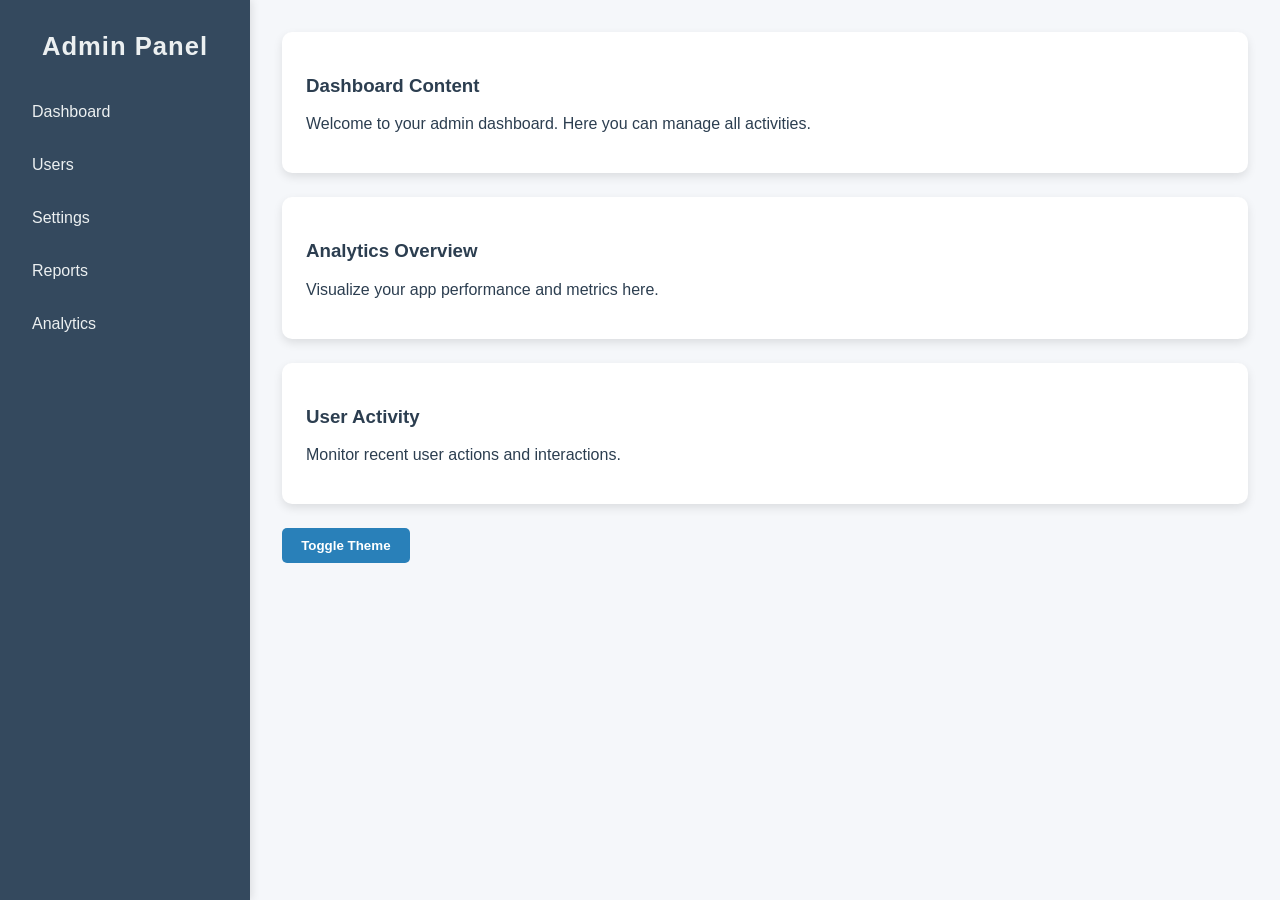
<file: Experiment 2/index.html>
<!DOCTYPE html>
<html lang="en"  data-theme="light">
<head>
  <meta charset="UTF-8">
  <meta name="viewport" content="width=device-width, initial-scale=1.0">
  <title>Admin Dashboard</title>
  <link rel="stylesheet" href="style.css">
</head>
<body>
  <div class="dashboard">
    <aside class="sidebar">
      <h2>Admin Panel</h2>
      <ul>
        <li>Dashboard</li>
        <li>Users</li>
        <li>Settings</li>
        <li>Reports</li>
        <li>Analytics</li>
      </ul>
    </aside>
    <main class="content">
      <div class="card">
        <h3>Dashboard Content</h3>
        <p>Welcome to your admin dashboard. Here you can manage all activities.</p>
      </div>
      <div class="card">
        <h3>Analytics Overview</h3>
        <p>Visualize your app performance and metrics here.</p>
      </div>
      <div class="card">
        <h3>User Activity</h3>
        <p>Monitor recent user actions and interactions.</p>
      </div>
      <button id="theme-toggle">Toggle Theme</button>
    </main>
  </div>

  <script src="script.js"></script>
</body>
</html>
</file>
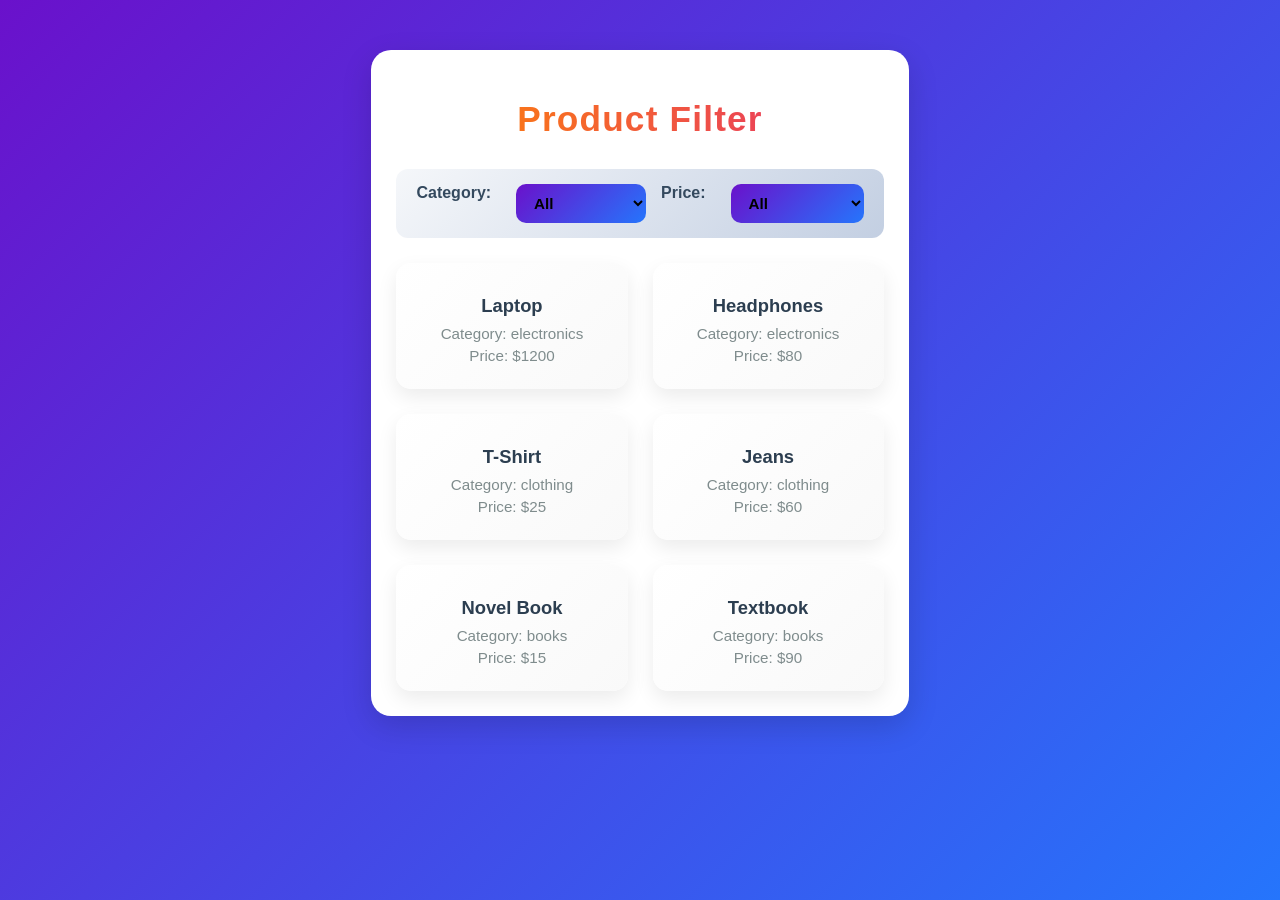
<file: Experiment 3/index.html>
<!DOCTYPE html>
<html lang="en">
<head>
  <meta charset="UTF-8">
  <meta name="viewport" content="width=device-width, initial-scale=1.0">
  <title>Dynamic Product Filter</title>
  <link rel="stylesheet" href="style.css">
</head>
<body>
  <div class="container">
    <h1>Product Filter</h1>
    
    <div class="filters">
      <label for="category">Category:</label>
      <select id="category">
        <option value="all">All</option>
        <option value="electronics">Electronics</option>
        <option value="clothing">Clothing</option>
        <option value="books">Books</option>
      </select>
      
      <label for="price">Price:</label>
      <select id="price">
        <option value="all">All</option>
        <option value="low">Under $50</option>
        <option value="medium">$50 - $100</option>
        <option value="high">Above $100</option>
      </select>
    </div>

    <div id="products" class="products"></div>
  </div>

  <script src="script.js"></script>
</body>
</html>
</file>
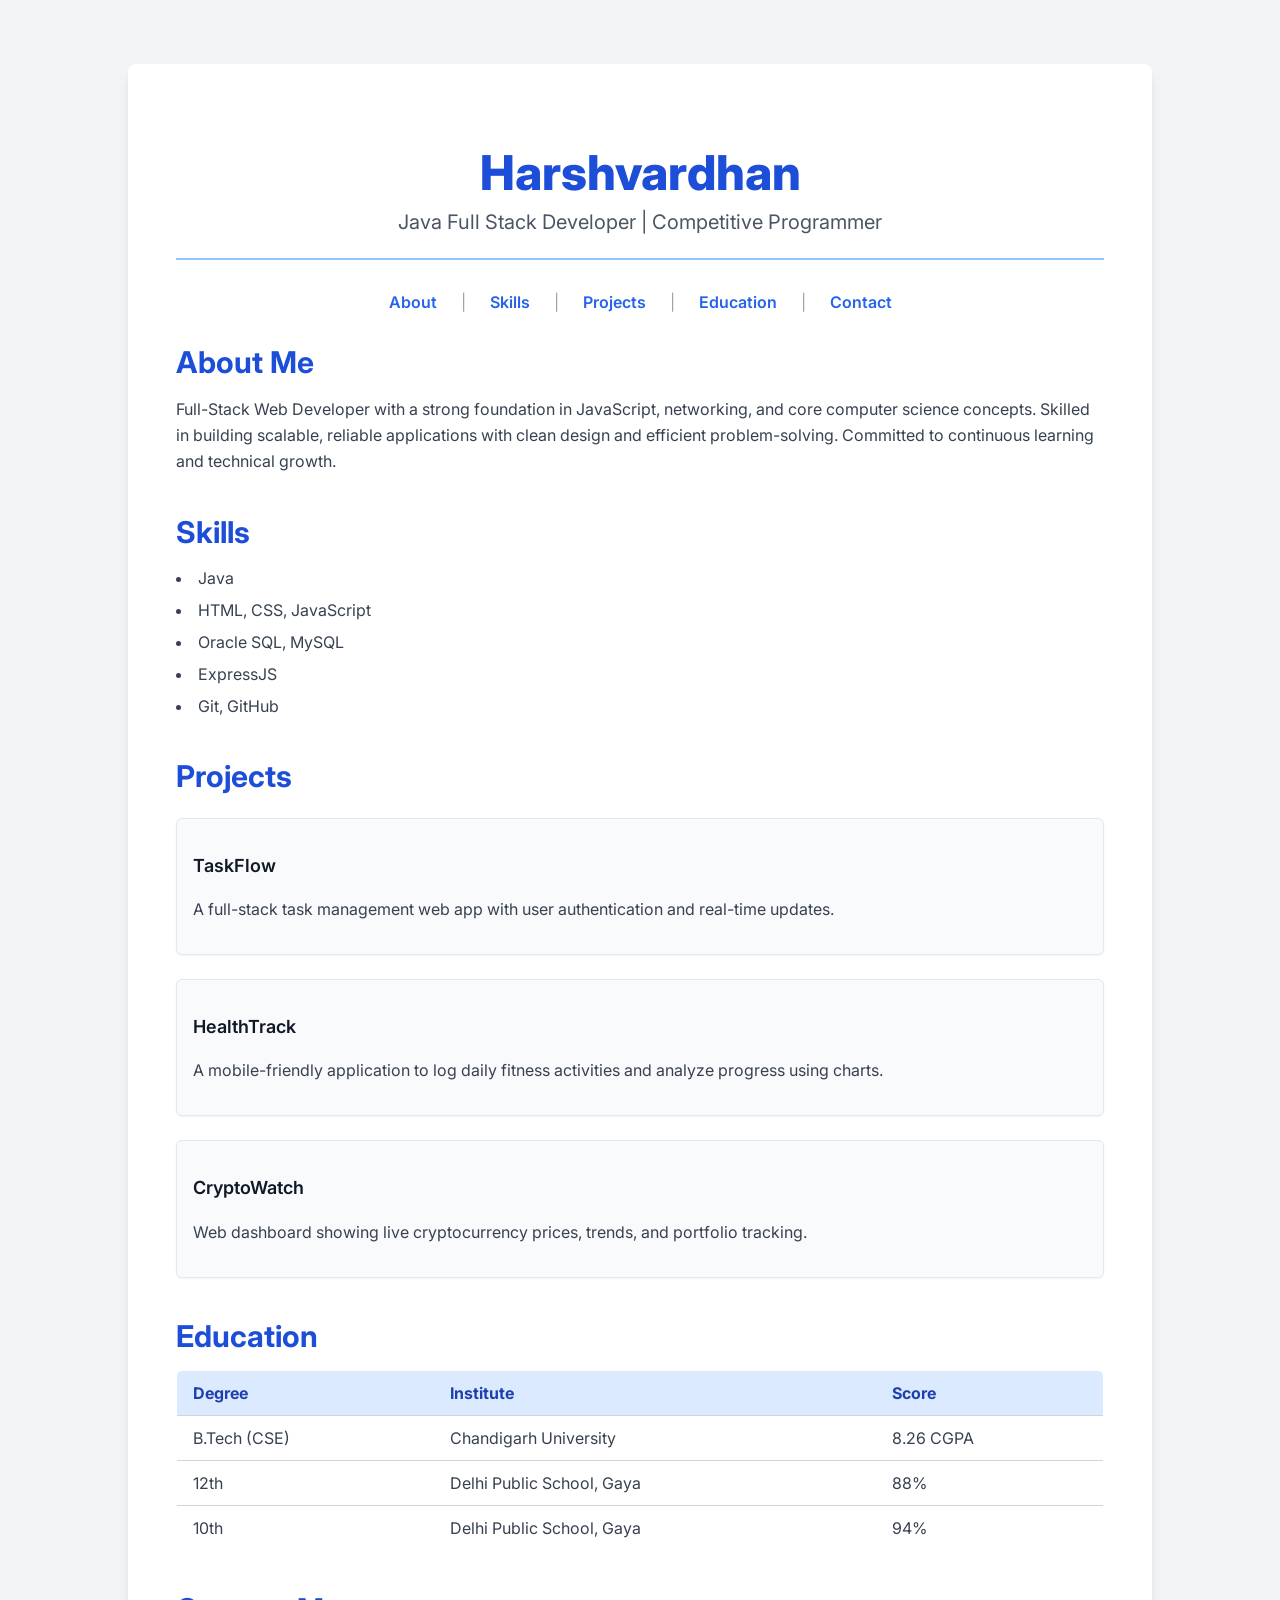
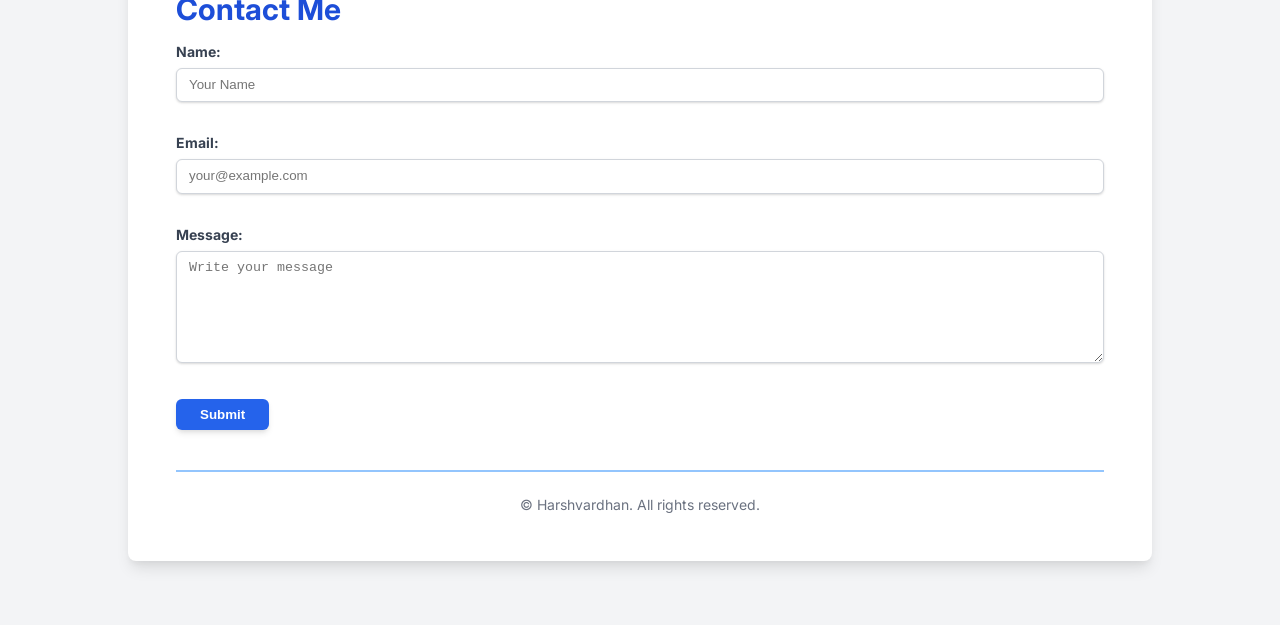
<file: 01_Portfolio.html>
<!DOCTYPE html>
<html lang="en">
<head>
    <meta charset="UTF-8" />
    <meta name="viewport" content="width=device-width, initial-scale=1.0" />
    <title>Harshvardhan's Portfolio</title>
    <!-- Link to the external CSS file -->
    <link rel="stylesheet" href="style.css">
    <!-- Link to Google Fonts for 'Inter' font -->
    <link href="https://fonts.googleapis.com/css2?family=Inter:wght@400;600;700;800&display=swap" rel="stylesheet">
</head>
<body>
    <div class="container">
        <header>
            <h1>Harshvardhan</h1>
            <p>Java Full Stack Developer | Competitive Programmer</p>
            <hr />
        </header>

        <nav>
            <a href="#about">About</a>
            <span>|</span>
            <a href="#skills">Skills</a>
            <span>|</span>
            <a href="#projects">Projects</a>
            <span>|</span>
            <a href="#education">Education</a>
            <span>|</span>
            <a href="#contact">Contact</a>
        </nav>

        <section id="about">
            <h2>About Me</h2>
            <p>
                Full-Stack Web Developer with a strong foundation in JavaScript, networking, and core computer science concepts. Skilled in building scalable, reliable applications with clean design and efficient problem-solving. Committed to continuous learning and technical growth.
            </p>
        </section>

        <section id="skills">
            <h2>Skills</h2>
            <ul>
                <li>Java</li>
                <li>HTML, CSS, JavaScript</li>
                <li>Oracle SQL, MySQL</li>
                <li>ExpressJS</li>
                <li>Git, GitHub</li>
            </ul>
        </section>

        <section id="projects">
            <h2>Projects</h2>
            <ul>
                <li>
                    <p><strong>TaskFlow</strong></p>
                    <p class="project-description">A full-stack task management web app with user authentication and real-time updates.</p>
                </li>
                <li>
                    <p><strong>HealthTrack</strong></p>
                    <p class="project-description">A mobile-friendly application to log daily fitness activities and analyze progress using charts.</p>
                </li>
                <li>
                    <p><strong>CryptoWatch</strong></p>
                    <p class="project-description">Web dashboard showing live cryptocurrency prices, trends, and portfolio tracking.</p>
                </li>
            </ul>
        </section>

        <section id="education">
            <h2>Education</h2>
            <div class="overflow-x-auto">
                <table>
                    <thead>
                        <tr>
                            <th>Degree</th>
                            <th>Institute</th>
                            <th>Score</th>
                        </tr>
                    </thead>
                    <tbody>
                        <tr>
                            <td>B.Tech (CSE)</td>
                            <td>Chandigarh University</td>
                            <td>8.26 CGPA</td>
                        </tr>
                        <tr>
                            <td>12th</td>
                            <td>Delhi Public School, Gaya</td>
                            <td>88%</td>
                        </tr>
                        <tr>
                            <td>10th</td>
                            <td>Delhi Public School, Gaya</td>
                            <td>94%</td>
                        </tr>
                    </tbody>
                </table>
            </div>
        </section>

        <section id="contact">
            <h2>Contact Me</h2>
            <form action="#">
                <div>
                    <label for="username">Name:</label>
                    <input type="text" name="username" id="username" placeholder="Your Name">
                </div>
                <div>
                    <label for="email">Email:</label>
                    <input type="email" name="email" id="email" placeholder="your@example.com">
                </div>
                <div>
                    <label for="textarea">Message:</label>
                    <textarea name="textarea" id="textarea" placeholder="Write your message"></textarea>
                </div>
                <button type="submit">Submit</button>
            </form>
        </section>

        <hr />

        <footer>
            © Harshvardhan. All rights reserved.
        </footer>
    </div>
</body>
</html>
</file>
<file: Experiment 2/style.css>
:root {
  --bg-color: #f5f7fa;
  --text-color: #2c3e50;
  --sidebar-bg: #34495e;
  --card-bg: #ffffff;
  --button-bg: #2980b9;
  --button-hover: #3498db;
}

[data-theme="dark"] {
  --bg-color: #1e1e2f;
  --text-color: #ecf0f1;
  --sidebar-bg: #2c3e50;
  --card-bg: #2a2a3b;
  --button-bg: #3498db;
  --button-hover: #2980b9;
}

body {
  margin: 0;
  font-family: 'Segoe UI', Tahoma, Geneva, Verdana, sans-serif;
  background-color: var(--bg-color);
  color: var(--text-color);
  transition: background-color 0.3s, color 0.3s;
}

.dashboard {
  display: grid;
  grid-template-columns: 250px 1fr;
  grid-template-areas: "sidebar content";
  min-height: 100vh;
  transition: all 0.3s;
}

/* Sidebar Styling */
.sidebar {
  grid-area: sidebar;
  padding: 2rem 1rem;
  background-color: var(--sidebar-bg);
  color: #ecf0f1;
  box-shadow: 2px 0 8px rgba(0,0,0,0.1);
}

.sidebar h2 {
  margin-top: 0;
  margin-bottom: 2rem;
  font-size: 1.6rem;
  text-align: center;
  letter-spacing: 1px;
}

.sidebar ul {
  list-style: none;
  padding: 0;
}

.sidebar li {
  margin: 1rem 0;
  padding: 0.6rem 1rem;
  border-radius: 5px;
  transition: background-color 0.3s;
  cursor: pointer;
}

.sidebar li:hover {
  background-color: rgba(255,255,255,0.1);
}

/* Content Styling */
.content {
  grid-area: content;
  padding: 2rem;
  display: flex;
  flex-direction: column;
  gap: 1.5rem;
}

.card {
  background-color: var(--card-bg);
  padding: 1.5rem;
  border-radius: 10px;
  box-shadow: 0 4px 10px rgba(0,0,0,0.1);
  transition: transform 0.2s, box-shadow 0.2s;
}

.card:hover {
  transform: translateY(-5px);
  box-shadow: 0 8px 20px rgba(0,0,0,0.15);
}

/* Theme Toggle Button */
#theme-toggle {
  align-self: flex-start;
  padding: 0.6rem 1.2rem;
  border: none;
  border-radius: 5px;
  background-color: var(--button-bg);
  color: #fff;
  font-weight: bold;
  cursor: pointer;
  transition: background-color 0.3s, transform 0.2s;
}

#theme-toggle:hover {
  background-color: var(--button-hover);
  transform: scale(1.05);
}

/* Responsive */
@media (max-width: 768px) {
  .dashboard {
    grid-template-columns: 1fr;
    grid-template-areas:
      "sidebar"
      "content";
  }

  .sidebar {
    text-align: center;
  }
}
</file>
<file: Experiment 3/style.css>
/* Reset and base */
body {
  font-family: 'Segoe UI', Tahoma, Geneva, Verdana, sans-serif;
  background: linear-gradient(135deg, #6a11cb, #2575fc); /* Premium gradient */
  margin: 0;
  padding: 0;
  color: #2c3e50;
  min-height: 100vh;
  display: flex;
  justify-content: center;
  align-items: flex-start;
}

/* Container */
.container {
  max-width: 1000px;
  margin: 50px auto;
  padding: 25px;
  background: #fff;
  border-radius: 20px;
  box-shadow: 0 10px 30px rgba(0,0,0,0.15);
  animation: fadeIn 0.6s ease-in-out;
}

/* Fade animation */
@keyframes fadeIn {
  from { opacity: 0; transform: translateY(20px); }
  to { opacity: 1; transform: translateY(0); }
}

/* Title */
h1 {
  text-align: center;
  color: #2c3e50;
  font-size: 2.2rem;
  margin-bottom: 30px;
  letter-spacing: 1.2px;
  background: linear-gradient(90deg, #ff8a00, #e52e71);
  -webkit-background-clip: text;
  -webkit-text-fill-color: transparent;
}

/* Filters */
.filters {
  display: flex;
  justify-content: space-between;
  flex-wrap: wrap;
  gap: 15px;
  margin-bottom: 25px;
  background: linear-gradient(135deg, #f5f7fa, #c3cfe2);
  padding: 15px 20px;
  border-radius: 12px;
}

.filters label {
  font-weight: 600;
  margin-right: 10px;
  color: #34495e;
}

.filters select {
  padding: 10px 14px;
  border-radius: 10px;
  border: none;
  background: linear-gradient(135deg, #6a11cb, #2575fc);
  /* color: #fff; */
  font-size: 0.95rem;
  font-weight: 600;
  cursor: pointer;
  transition: transform 0.2s, box-shadow 0.2s;
}

.filters select:hover {
  transform: translateY(-2px);
  box-shadow: 0 6px 15px rgba(0,0,0,0.2);
}

.filters select:focus {
  outline: none;
  box-shadow: 0 0 0 3px rgba(106, 17, 203, 0.3);
}

/* Product grid */
.products {
  display: grid;
  grid-template-columns: repeat(auto-fill, minmax(220px, 1fr));
  gap: 25px;
}

/* Product card */
.product-card {
  background: linear-gradient(135deg, #ffffff, #f9f9f9);
  padding: 20px 15px;
  border-radius: 15px;
  text-align: center;
  box-shadow: 0 8px 20px rgba(0,0,0,0.08);
  transition: transform 0.3s, box-shadow 0.3s;
}

.product-card:hover {
  transform: translateY(-10px) scale(1.03);
  box-shadow: 0 15px 30px rgba(0,0,0,0.2);
}

.product-card h3 {
  margin: 12px 0 8px;
  font-size: 1.15rem;
  font-weight: 600;
  color: #2c3e50;
}

.product-card p {
  margin: 5px 0;
  font-size: 0.95rem;
  color: #7f8c8d;
}
</file>
<file: style.css>
/* General Body and Container Styles */
body {
    font-family: 'Inter', sans-serif;
    background-color: #f3f4f6; /* Equivalent to bg-gray-100 */
    color: #374151; /* Equivalent to text-gray-800 */
    margin: 0;
    padding: 1rem; /* Base padding */
    display: flex;
    flex-direction: column;
    align-items: center;
    min-height: 100vh; /* Ensure body takes full viewport height */
    box-sizing: border-box; /* Include padding in element's total width and height */
}

.container {
    max-width: 64rem; /* Equivalent to max-w-4xl (1024px) */
    width: 100%;
    background-color: #ffffff; /* Equivalent to bg-white */
    box-shadow: 0 10px 15px -3px rgba(0, 0, 0, 0.1), 0 4px 6px -2px rgba(0, 0, 0, 0.05); /* Equivalent to shadow-xl */
    border-radius: 0.5rem; /* Equivalent to rounded-lg */
    padding: 1.5rem; /* Base padding for the container */
    box-sizing: border-box;
}

/* Responsive Padding for Container and Body */
@media (min-width: 640px) { /* Small screens and up */
    body {
        padding: 2rem; /* sm:p-8 */
    }
    .container {
        padding: 2rem; /* sm:p-8 */
    }
}
@media (min-width: 768px) { /* Medium screens and up */
    body {
        padding: 3rem; /* md:p-12 */
    }
    .container {
        padding: 2.5rem; /* md:p-10 */
    }
}
@media (min-width: 1024px) { /* Large screens and up */
    body {
        padding: 4rem; /* lg:p-16 */
    }
    .container {
        padding: 3rem; /* lg:p-12 */
    }
}

/* Header Styles */
header {
    text-align: center;
    margin-bottom: 2rem; /* Equivalent to mb-8 */
}

header h1 {
    font-size: 2.25rem; /* Equivalent to text-4xl */
    font-weight: 800; /* Equivalent to font-extrabold */
    color: #1d4ed8; /* Equivalent to text-blue-700 */
    margin-bottom: 0.5rem; /* Equivalent to mb-2 */
    line-height: 1.2;
}

@media (min-width: 640px) {
    header h1 {
        font-size: 3rem; /* sm:text-5xl */
    }
}

header p {
    font-size: 1.125rem; /* Equivalent to text-lg */
    color: #4b5563; /* Equivalent to text-gray-600 */
    margin-top: 0;
    margin-bottom: 0;
}

@media (min-width: 640px) {
    header p {
        font-size: 1.25rem; /* sm:text-xl */
    }
}

hr {
    border: none;
    border-top: 2px solid #93c5fd; /* Equivalent to border-t-2 border-blue-300 */
    margin: 1.5rem 0; /* Equivalent to my-6 */
}

/* Navigation Styles */
nav {
    text-align: center;
    margin-bottom: 2rem; /* Equivalent to mb-8 */
}

nav a {
    color: #2563eb; /* Equivalent to text-blue-600 */
    font-weight: 600; /* Equivalent to font-semibold */
    padding: 0.5rem 0.75rem; /* Equivalent to px-3 py-2 */
    border-radius: 0.375rem; /* Equivalent to rounded-md */
    text-decoration: none;
    transition: color 0.3s ease, background-color 0.3s ease; /* Equivalent to transition duration-300 */
}

nav a:hover {
    color: #1e40af; /* Equivalent to hover:text-blue-800 */
    background-color: #eff6ff; /* A light blue background on hover */
}

nav span {
    color: #9ca3af; /* Equivalent to text-gray-400 */
    margin: 0 0.5rem;
}

/* Section Styles */
section {
    margin-bottom: 2.5rem; /* Equivalent to mb-10 */
}

section h2 {
    font-size: 1.875rem; /* Equivalent to text-3xl */
    font-weight: 700; /* Equivalent to font-bold */
    color: #1d4ed8; /* Equivalent to text-blue-700 */
    margin-bottom: 1rem; /* Equivalent to mb-4 */
}

/* About Me & Skills Styles */
section p {
    font-size: 1rem; /* Equivalent to text-base */
    line-height: 1.625; /* Equivalent to leading-relaxed */
    color: #374151; /* Equivalent to text-gray-700 */
}

section ul {
    list-style-type: disc;
    list-style-position: inside;
    color: #374151; /* Equivalent to text-gray-700 */
    padding-left: 0; /* Remove default padding for list-inside */
}

section ul li {
    margin-bottom: 0.5rem; /* Equivalent to space-y-2 */
    line-height: 1.5;
}

/* Projects Section Styles */
#projects ul {
    list-style-type: none; /* Remove bullets for project list */
    padding-left: 0;
    margin-top: 1.5rem; /* Equivalent to space-y-6 */
}

#projects ul li {
    background-color: #f9fafb; /* Equivalent to bg-gray-50 */
    padding: 1rem; /* Equivalent to p-4 */
    border-radius: 0.375rem; /* Equivalent to rounded-md */
    box-shadow: 0 1px 2px 0 rgba(0, 0, 0, 0.05); /* Equivalent to shadow-sm */
    border: 1px solid #e5e7eb; /* Equivalent to border border-gray-200 */
    margin-bottom: 1.5rem; /* Spacing between project items */
}
#projects ul li:last-child {
    margin-bottom: 0; /* Remove bottom margin for the last project item */
}

#projects ul li p strong {
    font-size: 1.125rem; /* Equivalent to text-lg */
    font-weight: 600; /* Equivalent to font-semibold */
    color: #111827; /* Equivalent to text-gray-900 */
    margin-bottom: 0.25rem; /* Equivalent to mb-1 */
    display: block; /* Make strong a block element to properly use margin-bottom */
}

#projects ul li .project-description {
    margin-top: 0.5rem; /* Equivalent to mt-2 */
    font-size: 1rem;
    color: #374151;
}

/* Education Table Styles */
.overflow-x-auto {
    overflow-x: auto; /* For responsive table scrolling on small screens */
}

table {
    width: 100%;
    min-width: 400px; /* Ensure table doesn't get too squished on small screens */
    background-color: #ffffff;
    border-collapse: collapse; /* Remove border spacing */
    border: 1px solid #d1d5db; /* Equivalent to border border-gray-300 */
    border-radius: 0.375rem; /* Equivalent to rounded-md */
    overflow: hidden; /* Ensures rounded corners apply to the table */
}

table thead tr {
    background-color: #dbeafe; /* Equivalent to bg-blue-100 */
    color: #1e40af; /* Equivalent to text-blue-800 */
}

table th, table td {
    padding: 0.75rem 1rem; /* Equivalent to py-3 px-4 */
    text-align: left;
    border-bottom: 1px solid #d1d5db; /* Equivalent to border-b border-gray-300 */
}

table tbody tr:hover {
    background-color: #f9fafb; /* Equivalent to hover:bg-gray-50 */
}

/* Contact Form Styles */
form {
    display: flex;
    flex-direction: column;
    gap: 1rem; /* Equivalent to space-y-4 */
}

form div {
    margin-bottom: 1rem; /* Adjust spacing for form elements */
}

form label {
    display: block;
    color: #374151; /* Equivalent to text-gray-700 */
    font-size: 0.875rem; /* Equivalent to text-sm */
    font-weight: 700; /* Equivalent to font-bold */
    margin-bottom: 0.5rem; /* Equivalent to mb-2 */
}

form input[type="text"],
form input[type="email"],
form textarea {
    box-shadow: 0 1px 3px 0 rgba(0, 0, 0, 0.1), 0 1px 2px 0 rgba(0, 0, 0, 0.06); /* Equivalent to shadow appearance-none */
    border: 1px solid #d1d5db; /* Equivalent to border */
    border-radius: 0.375rem; /* Equivalent to rounded-md */
    width: 100%;
    padding: 0.5rem 0.75rem; /* Equivalent to py-2 px-3 */
    color: #374151; /* Equivalent to text-gray-700 */
    line-height: 1.25; /* Equivalent to leading-tight */
    box-sizing: border-box; /* Include padding in element's total width and height */
    transition: border-color 0.2s ease-in-out, box-shadow 0.2s ease-in-out;
}

form input:focus,
form textarea:focus {
    outline: none;
    border-color: #3b82f6; /* A slightly darker blue for focus border */
    box-shadow: 0 0 0 3px rgba(59, 130, 246, 0.5); /* Equivalent to focus:ring-2 focus:ring-blue-500 */
}

form textarea {
    min-height: 7rem; /* Equivalent to rows="7" */
    resize: vertical; /* Allow vertical resizing */
}

form button[type="submit"] {
    background-color: #2563eb; /* Equivalent to bg-blue-600 */
    color: #ffffff; /* Equivalent to text-white */
    font-weight: 700; /* Equivalent to font-bold */
    padding: 0.5rem 1.5rem; /* Equivalent to py-2 px-6 */
    border-radius: 0.375rem; /* Equivalent to rounded-md */
    box-shadow: 0 4px 6px -1px rgba(0, 0, 0, 0.1), 0 2px 4px -1px rgba(0, 0, 0, 0.06); /* Equivalent to shadow-lg */
    transition: background-color 0.3s ease, transform 0.3s ease; /* Equivalent to transition duration-300 transform */
    border: none;
    cursor: pointer;
    display: inline-block; /* Allow padding and sizing */
    width: fit-content; /* Adjust width to content */
}

form button[type="submit"]:hover {
    background-color: #1e40af; /* Equivalent to hover:bg-blue-700 */
    transform: scale(1.05); /* Equivalent to hover:scale-105 */
}

/* Footer Styles */
footer {
    text-align: center;
    color: #6b7280; /* Equivalent to text-gray-500 */
    font-size: 0.875rem; /* Equivalent to text-sm */
    margin-top: 1.5rem;
}
</file>
